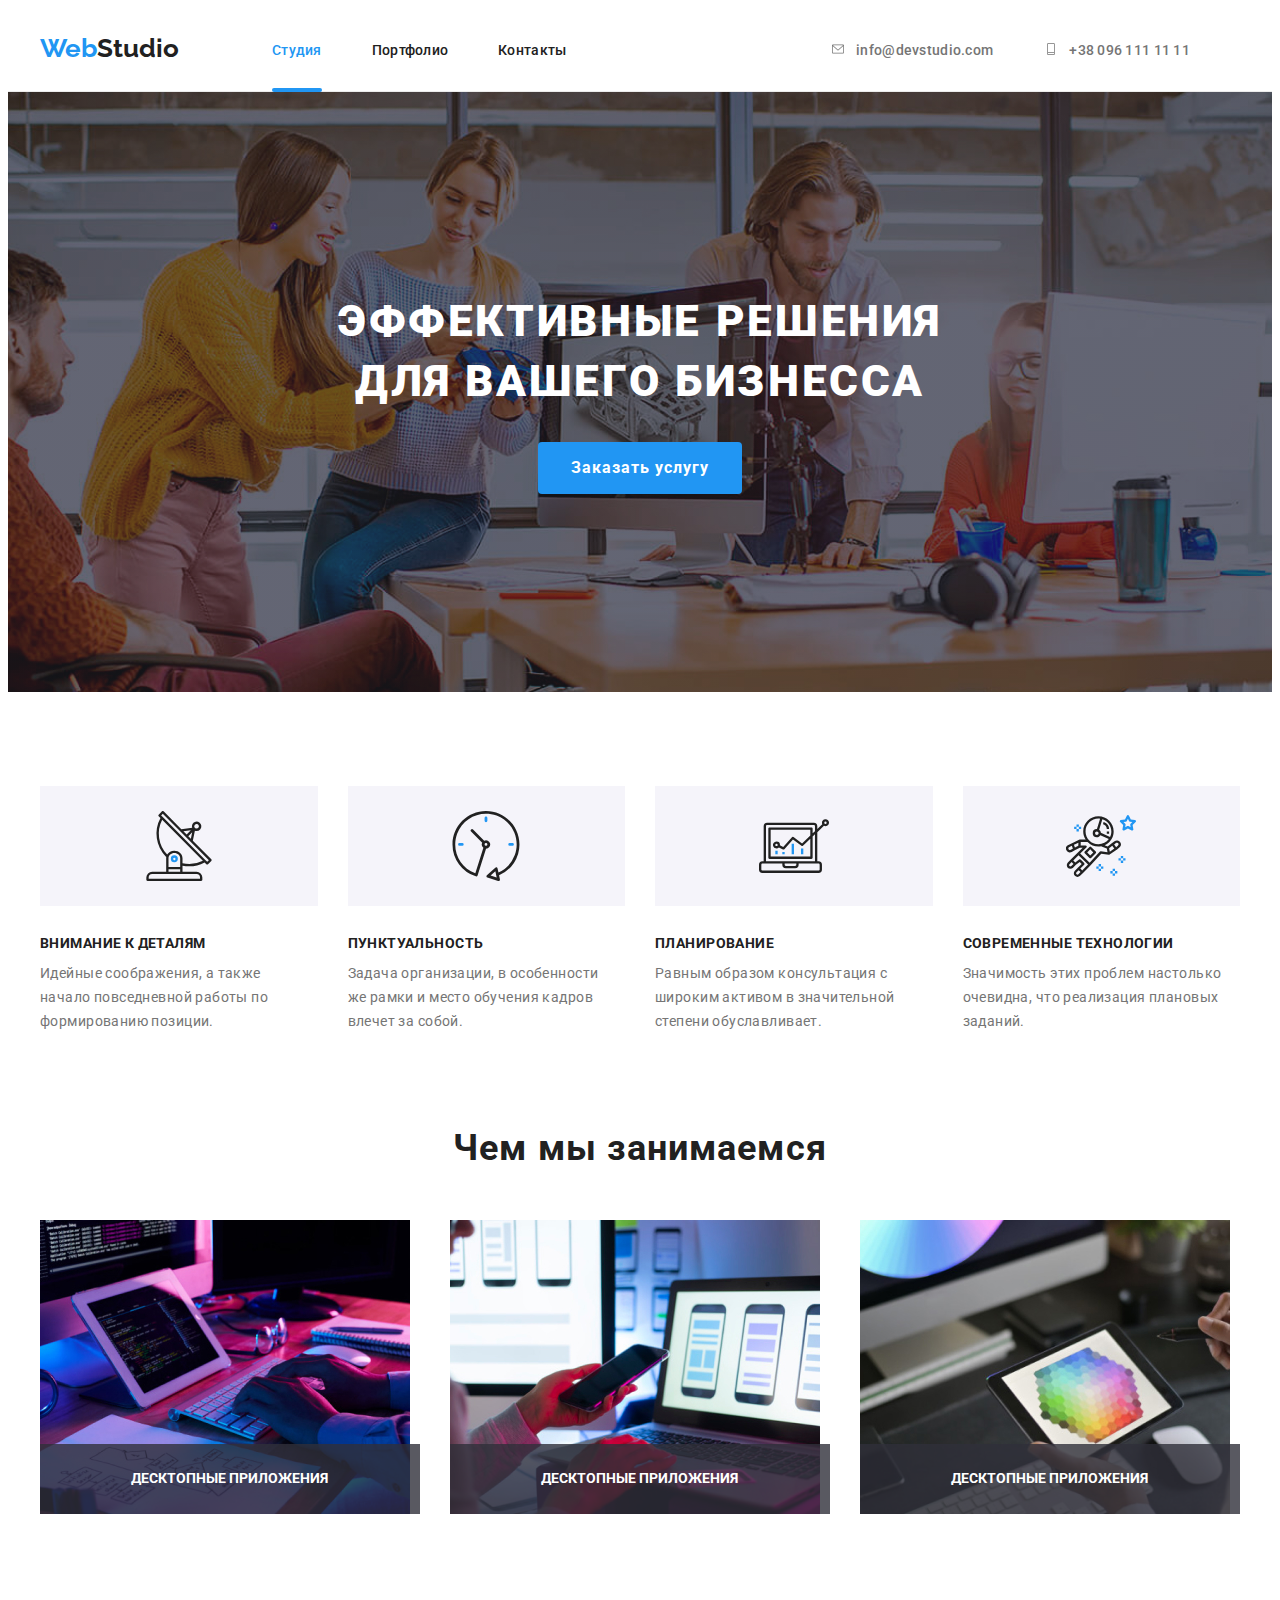
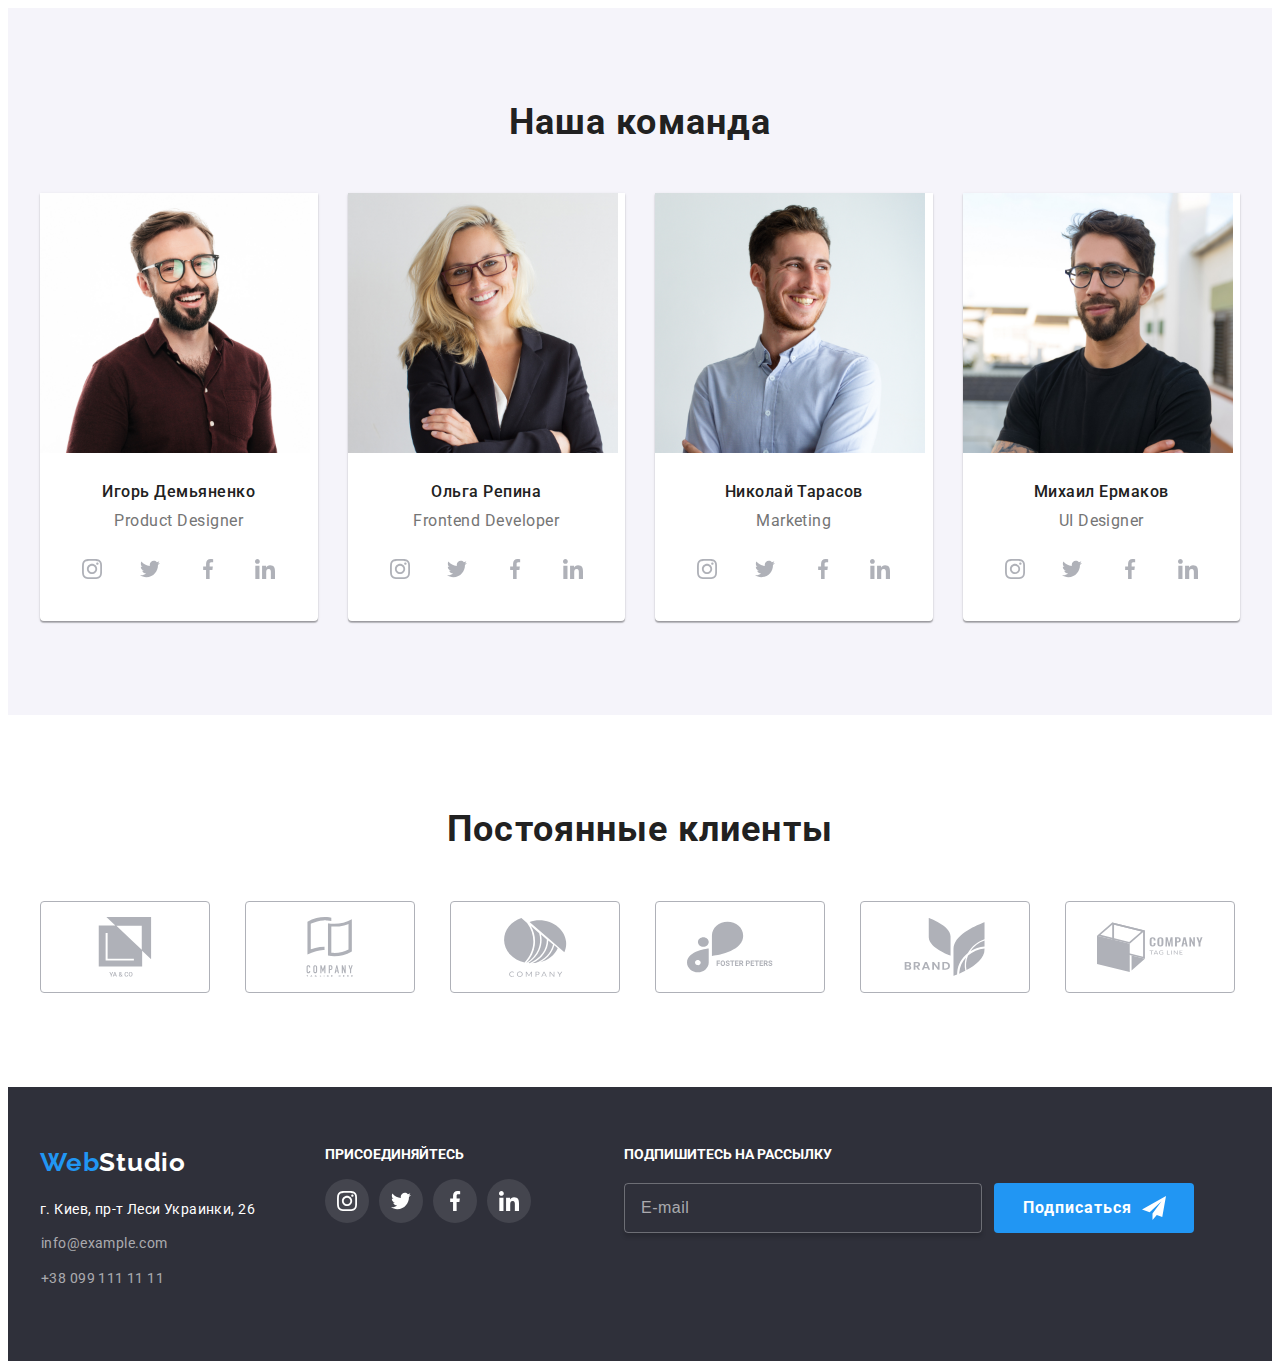
<file: index.html>
<!DOCTYPE html>
<html lang="ru">

<head>
    <meta charset="UTF-8" />
    <link rel="preconnect" href="https://fonts.googleapis.com">
    <link rel="preconnect" href="https://fonts.gstatic.com" crossorigin>
    <link href="https://fonts.googleapis.com/css2?family=Raleway:wght@700&family=Roboto:wght@400;500;700;900&display=swap"
        rel="stylesheet">
<link rel="stylesheet" href="https://cdnjs.cloudflare.com/ajax/libs/modern-normalize/1.1.0/modern-normalize.min.css"
    integrity="sha512-wpPYUAdjBVSE4KJnH1VR1HeZfpl1ub8YT/NKx4PuQ5NmX2tKuGu6U/JRp5y+Y8XG2tV+wKQpNHVUX03MfMFn9Q=="
    crossorigin="anonymous" referrerpolicy="no-referrer" />
    <link rel="stylesheet" href="./css/styles.css" />
    <meta name="viewport" content="width=device-width, initial-scale=1.0" />
    <title>WebStudio</title>
</head>

<body>
    <!-- ГОЛОВА -->
    <header class="header">
        <div class="container flex">
            <nav class="nav flex">
            <a class="logo" href="/"> <span class="web">Web</span>Studio</a>           
                <ul class="header-list-nav-1">
                    <li><a class="header-nav-1" href="./index.html">Студия</a></li>
                    <li><a class="header-nav" href="./portfolio.html">Портфолио</a></li>
                    <li><a class="header-nav" href="/">Контакты</a></li>
                </ul>
            </nav>
    
                <ul class="header-list-nav-2 list">
                    <li>
                        <a class="header-contacts" href="">
                        <svg class="header-contacts-icon" width="16" height="12">
                            <use href="./image/icons.svg#icon-mail">
                            </use>
                        </svg>info@devstudio.com</a>
                    </li>
                    <li>
                        <a class="header-contacts" href="">
                            <svg class="header-contacts-icon" width="16" height="12">
                                <use href="./image/icons.svg#icon-phone">
                                                            </use>
                            </svg>+38 096 111 11 11</a>
                    </li>
                </ul>
            </div>
        </div>
    </header>
    <!-- КОНЕЦ ГОЛОВЫ -->
    <main>
        <!--СЕКЦИЯ 1-->
        <section class="section-1 hero"> 
            <div class="container">
                <div class="content-section">
            <h1 class="head">ЭФФЕКТИВНЫЕ РЕШЕНИЯ ДЛЯ ВАШЕГО БИЗНЕССА</h1>
            <button class="button head-button" data-modal-open type="button">Заказать услугу</button>
            </div>
        </div>
        </section>

        
        <!-- КОНЕЦ СЕКЦИЯ 1 -->

        <!--ОСОБЕННОСТИ-->
        <section class="section-special">
            <div class="container">
            <ul class="advantages-container list">
                <li class="advantage-block icon-antenna">
                    <h3 class="h3-advantages">ВНИМАНИЕ К ДЕТАЛЯМ</h3>
                    <p class="about-advantages">
                        Идейные соображения, а также начало повседневной работы по
                        формированию позиции.
                    </p>
                </li>
                <li class="advantage-block icon-clock">
                    
                    <h3 class="h3-advantages">ПУНКТУАЛЬНОСТЬ</h3>
                    <p class="about-advantages">
                        Задача организации, в особенности же рамки и место обучения кадров
                        влечет за собой.
                    </p>

                </li>
                <li class="advantage-block icon-diagram">
                    
                    <h3 class="h3-advantages">ПЛАНИРОВАНИЕ</h3>
                    <p class="about-advantages">
                        Равным образом консультация с широким активом в значительной
                        степени обуславливает.
                    </p>

                </li>
                <li class="advantage-block icon-astronaut">
                    
                    <h3 class="h3-advantages">СОВРЕМЕННЫЕ ТЕХНОЛОГИИ</h3>
                    <p class="about-advantages">
                        Значимость этих проблем настолько очевидна, что реализация
                        плановых заданий.
                    </p>
                    
                </li>
            </ul>
            </div>
        </section>
        <!--КОНЕЦ ОСОБЕННОСТИ-->
        <!--ЧЕМ МЫ ЗАНИМАЕМСЯ-->
        <section class="section-second">
            <div class="container">
            <h2 class="main-info">Чем мы занимаемся</h2>
                <ul class="main-info-container list">
                <li class="main-info-container-img">
                    <img class="img-info" src="./image/coding.jpg" alt="" width="370" height="294" />
                    <div class="main-info-container-services"> 
                        <h2 class="main-info-container-h2">Десктопные приложения</h2>
                    </div>
                </li>
                <li class="main-info-container-img">
                    <img class="img-info" src="./image/mobile.jpg" alt="" width="370" height="294" />
                    <div class="main-info-container-services">
                        <h2 class="main-info-container-h2">Десктопные приложения</h2>
                    </div>
                </li>
                <li class="main-info-container-img">
                    <img class="img-info" src="./image/designer.jpg" alt="" width="370" height="294" />
                    <div class="main-info-container-services">
                        <h2 class="main-info-container-h2">Десктопные приложения</h2>
                    </div>
                </li>
            </ul>
            </div>

        </section>
        <!-- КОНЕЦ ЧЕМ МЫ ЗАНИМАЕМСЯ-->
        <!--НАЩА КОМАНДА-->
        <section class="section cards">
            <div class="container">
                <h2 class="main-info-2">Наша команда</h2>
                 <ul class="list team-container">
                <li class="team-worker">
                    <img src="./image/product_designer.jpg" alt="Фото Игорь Демьяненко" width="270" height="260" />
                    <div class="team-worker-discriptions">
                    <h3 class="team">Игорь Демьяненко</h3>
                    <p  class="team-position">Product Designer</p>
                    <ul class="social-list list">
                        <li class="social-list-item">
                            <a class="social-list-link" href="">
                                <svg class="social-list-icon" width="20" height="20">
                                    <use href="./image/icons.svg#icon-instagram"></use>
                                </svg>
                            </a>
                        </li>
                        <li class="social-list-item">
                            <a class="social-list-link" href="">
                                <svg class="social-list-icon" width="20" height="20">
                                    <use href="./image/icons.svg#icon-twitter"></use>
                                </svg>
                            </a>
                        </li>
                        <li class="social-list-item">
                            <a class="social-list-link" href="">
                                <svg class="social-list-icon" width="20" height="20">
                                    <use href="./image/icons.svg#icon-facebook"></use>
                                </svg>
                            </a>
                        </li>
                        <li class="social-list-item">
                            <a class="social-list-link" href="">
                                <svg class="social-list-icon" width="20" height="20">
                                    <use href="./image/icons.svg#icon-linkedin"></use>
                                </svg>
                            </a>
                        </li>
                    </ul>
                    </div>
                </li>
                <li class="team-worker">
                    <img src="./image/Frontend_developer.jpg" alt="Фото Ольга Репина" width="270" height="260" />
                    <div class="team-worker-discriptions">
                    <h3 class="team">Ольга Репина</h3>
                    <p class="team-position">Frontend Developer</p>
                    <ul class="social-list list">
                        <li class="social-list-item">
                            <a class="social-list-link" href="">
                                <svg class="social-list-icon" width="20" height="20">
                                    <use href="./image/icons.svg#icon-instagram"></use>
                                </svg>
                            </a>
                        </li>
                        <li class="social-list-item">
                            <a class="social-list-link" href="">
                                <svg class="social-list-icon" width="20" height="20">
                                    <use href="./image/icons.svg#icon-twitter"></use>
                                </svg>
                            </a>
                        </li>
                        <li class="social-list-item">
                            <a class="social-list-link" href="">
                                <svg class="social-list-icon" width="20" height="20">
                                    <use href="./image/icons.svg#icon-facebook"></use>
                                </svg>
                            </a>
                        </li>
                        <li class="social-list-item">
                            <a class="social-list-link" href="">
                                <svg class="social-list-icon" width="20" height="20">
                                    <use href="./image/icons.svg#icon-linkedin"></use>
                                </svg>
                            </a>
                        </li>
                    </ul>
                    </div>
                </li>
                <li class="team-worker">
                    <img src="./image/Merketing.jpg" alt="Фото Николай Тарасов" width="270" height="260" />
                    <div class="team-worker-discriptions">
                    <h3 class="team">Николай Тарасов</h3>
                    <p class="team-position">Marketing</p>
                    <ul class="social-list list">
                        <li class="social-list-item">
                            <a class="social-list-link" href="">
                                <svg class="social-list-icon" width="20" height="20">
                                    <use href="./image/icons.svg#icon-instagram"></use>
                                </svg>
                            </a>
                        </li>
                        <li class="social-list-item">
                            <a class="social-list-link" href="">
                                <svg class="social-list-icon" width="20" height="20">
                                    <use href="./image/icons.svg#icon-twitter"></use>
                                </svg>
                            </a>
                        </li>
                        <li class="social-list-item">
                            <a class="social-list-link" href="">
                                <svg class="social-list-icon" width="20" height="20">
                                    <use href="./image/icons.svg#icon-facebook"></use>
                                </svg>
                            </a>
                        </li>
                        <li class="social-list-item">
                            <a class="social-list-link" href="">
                                <svg class="social-list-icon" width="20" height="20">
                                    <use href="./image/icons.svg#icon-linkedin"></use>
                                </svg>
                            </a>
                        </li>
                    </ul>
                    </div>
                </li>
                <li class="team-worker">
                    <img src="./image/ul_designer.jpg" alt="Фото Михаил Ермаков" width="270" height="260" />
                    <div class="team-worker-discriptions">
                    <h3 class="team">Михаил Ермаков</h3>
                    <p class="team-position">UI Designer</p>
                    <ul class="social-list list">
                        <li class="social-list-item">
                            <a class="social-list-link" href="">
                                <svg class="social-list-icon" width="20" height="20">
                                    <use href="./image/icons.svg#icon-instagram"></use>
                                </svg>
                            </a>
                        </li>
                        <li class="social-list-item">
                            <a class="social-list-link" href="">
                                <svg class="social-list-icon" width="20" height="20">
                                    <use href="./image/icons.svg#icon-twitter"></use>
                                </svg>
                            </a>
                        </li>
                        <li class="social-list-item">
                            <a class="social-list-link" href="">
                                <svg class="social-list-icon" width="20" height="20">
                                    <use href="./image/icons.svg#icon-facebook"></use>
                                </svg>
                            </a>
                        </li>
                        <li class="social-list-item">
                            <a class="social-list-link" href="">
                                <svg class="social-list-icon" width="20" height="20">
                                    <use href="./image/icons.svg#icon-linkedin"></use>
                                </svg>
                            </a>
                        </li>
                    </ul>
                    </div>
                </li>
            </ul>
            </div>
        </section>

        <section class="section">
            <div class="container">
                <h2 class="main-info-2">Постоянные клиенты</h2>
                <ul class="clients-list list">
                <li class="clients-list-item">
                    <a class="clients-list-link" href="">
                        <svg class="clients-list-icon" width="106" height="60">
                            <use href="image/icons.svg#icon-svg-1"></use>
                        </svg>
                    </a>                </li>
                <li class="clients-list-item">
                    <a class="clients-list-link" href="">
                        <svg class="clients-list-icon" width="106" height="60">
                            <use href="image/icons.svg#icon-svg-2"></use>
                        </svg>
                    </a>                </li>
                <li class="clients-list-item">
                    <a class="clients-list-link" href="">
                        <svg class="clients-list-icon" width="106" height="60">
                            <use href="image/icons.svg#icon-svg-3"></use>
                        </svg>
                    </a>                </li>
                <li class="clients-list-item">
                    <a class="clients-list-link" href="">
                        <svg class="clients-list-icon" width="106" height="60">
                            <use href="image/icons.svg#icon-svg-4"></use>
                        </svg>
                    </a>                </li>
                <li class="clients-list-item">
                    <a class="clients-list-link" href="">
                        <svg class="clients-list-icon" width="106" height="60">
                            <use href="image/icons.svg#icon-svg-5"></use>
                        </svg>
                    </a>                </li>
                <li class="clients-list-item">
                    <a class="clients-list-link" href="">
                        <svg class="clients-list-icon" width="106" height="60">
                            <use href="image/icons.svg#icon-svg-6"></use>
                        </svg>
                    </a>                </li>
                </ul>
            </div>
        </section>
        </main>
        <!--КОНЕЦ НАЩА КОМАНДА-->
        <!-- ПОДВАЛ -->
    <footer class="footer">
        <div class="container flex">
            <div class="footer-container">
        <a class="logo-2" href="/"> <span class="web">Web</span>Studio </a>
        <address>
            <p class="footer-address">г. Киев, пр-т Леси Украинки, 26</p>
            <ul>
                <li><a class="footer-contacts" href=""> info@example.com</a></li>
                <li><a class="footer-contacts" href=""> +38 099 111 11 11</a></li>
            </ul>
        </address>
        </div>
        <div class="join">
            <p class="join-text">ПРИСОЕДИНЯЙТЕСЬ</p>
            <ul class="social-list list">
                <li class="social-list-item">
                    <a class="social-list-footer-link" href="">
                        <svg class="social-list-footer-icon" width="20" height="20">
                            <use href="./image/icons.svg#icon-instagram"></use>
                        </svg>
                    </a>
                </li>
                <li class="social-list-item">
                    <a class="social-list-footer-link" href="">
                        <svg class="social-list-footer-icon" width="20" height="20">
                            <use href="./image/icons.svg#icon-twitter"></use>
                        </svg>
                    </a>
                </li>
                <li class="social-list-item">
                    <a class="social-list-footer-link" href="">
                        <svg class="social-list-footer-icon" width="20" height="20">
                            <use href="./image/icons.svg#icon-facebook"></use>
                        </svg>
                    </a>
                </li>
                <li class="social-list-item">
                    <a class="social-list-footer-link" href="">
                        <svg class="social-list-footer-icon" width="20" height="20">
                            <use href="./image/icons.svg#icon-linkedin"></use>
                        </svg>
                    </a>
                </li>
            </ul>
           
            </div>
            <form class="form-subscribe">
            <p class="subscribe-text">Подпишитесь на рассылку</p>
            <div class="subscribe">
                      
                <!-- <label for="user-email"></label> -->
        
                <input type="email" name="user-email" id="user-email" class="form-subscribe-input" required
                    placeholder="E-mail">
          </div>
        
                <button type="submit" class="subscribe-btn">Подписаться
                    <span class="subscribe-btn-icon">
                        <svg width="24" height="24">
                            <use href="./image/icons.svg#icon-icon-send"></use>
                        </svg>
                    </span>
                </button>
            </form>
        
        </div>
        
    </footer>
    <!-- КОНЕЦ ПОДВАЛ -->
    <!-- MODALKA -->
<div class="backdrop is-hidden" data-modal>
    <div class="modal">
        <button type="button" class="clous-btn" data-modal-close>
            <svg width="11" height="11">
            <use href="./image/icons.svg#icon-icon-close"></use>
            </svg>
            </button>

            <form action="#" class="modal-form">
                <b class="modal-form-head">Оставьте свои данные, мы вам перезвоним</b>
                <label class="modal-form-field">
                    Имя
                    <span class="modal-form-input-wrapper">
                        <input type="text" name="user-name" class="modal-form-input" required minlength="2"
                            pattern="[a-zA-Zа-яёА-ЯЁ]+" placeholder=" ">
                        <span class="modal-form-icon">
                            <svg width="18" height="18">
                                <use href="./image/icons.svg#icon-person-black"></use>
                            </svg>
                        </span>
                    </span>
                </label>
                <label class="modal-form-field">
                    Телефон
                    <span class="modal-form-input-wrapper">
                        <input type="tel" name="user-phone" class="modal-form-input" required
                            pattern="[0-9]{3}-[0-9]{3}-[0-9]{2}-[0-9]{2}" title="096-111-11-11" placeholder=" ">
                        <span class="modal-form-icon">
                            <svg width="18" height="18">
                                <use href="./image/icons.svg#icon-phone-black"></use>
                            </svg>
                        </span>
                    </span>
                </label>
                <label class="modal-form-field">
                    Почта
                    <span class="modal-form-input-wrapper">
                        <input type="email" name="user-mail" class="modal-form-input" required placeholder=" ">
                        <span class="modal-form-icon"><svg width="18" height="18">
                                <use href="./image/icons.svg#icon-email-black"></use>
                            </svg></span>
                    </span>
                </label>
                <label class="modal-form-field">
                    Комментарий
                    <textarea name="user-message" class="modal-form-message" placeholder="Введите текст"></textarea>
                </label>
                <div class="modal-form-checkbox-wrapper">
            
                    <label for="user-policy" class="modal-form-policy-label">
                        <input type="checkbox" name="user-policy" id="user-policy"
                            class="modal-form-checkbox visually-hidden is-hidden" required>
                        <span class="modal-form-checkbox-icon"></span>
                        Соглашаюсь с рассылкой и принимаю&nbsp;<a class="modal-form-policy-link" href="">Условия
                            договора</a></label>
                </div>
                <button type="submit" class="modal-form-btn">Отправить</button>
            </form>
            
    </div>
</div>


 

    <script src="./js/modal.js"></script>
</body>




</html>
</file>
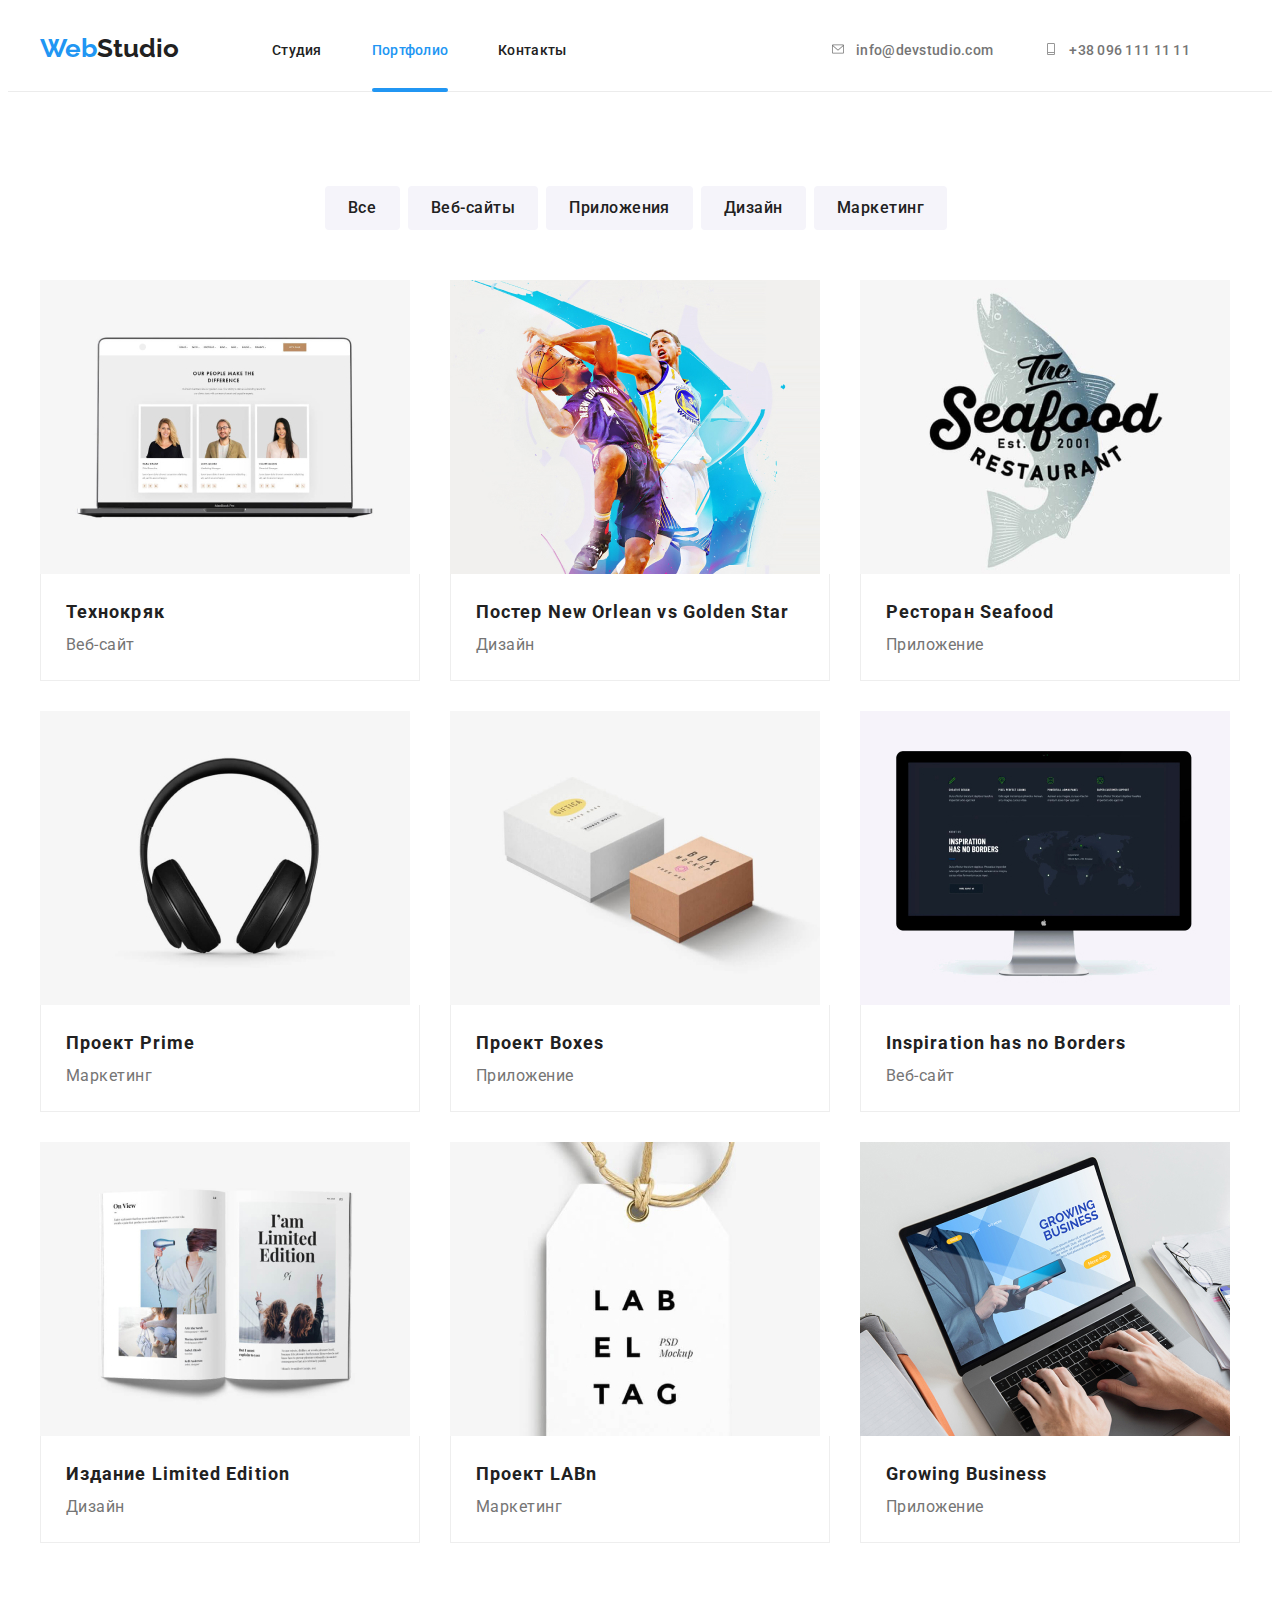
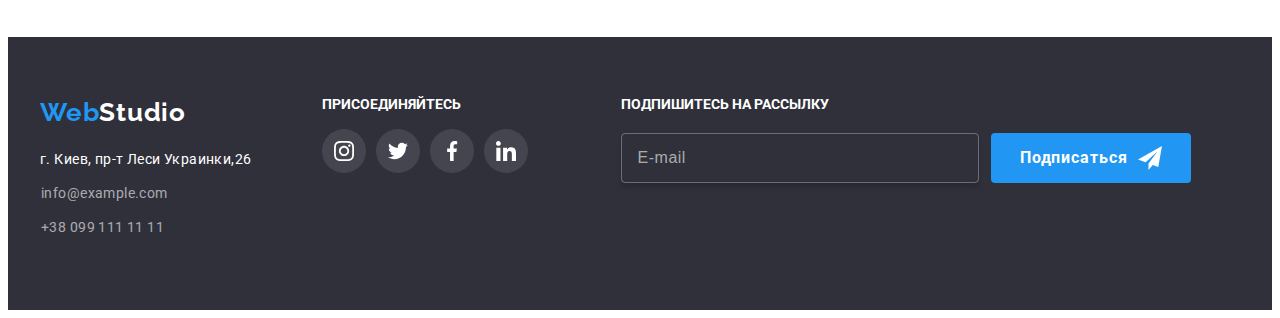
<file: portfolio.html>
<!DOCTYPE html>
<html lang="en">
<head>
    <meta charset="UTF-8">
    <meta http-equiv="X-UA-Compatible" content="IE=edge">
    <meta name="viewport" content="width=device-width, initial-scale=1.0">
    <link href="https://fonts.googleapis.com/css2?family=Raleway:wght@700&family=Roboto:wght@400;500;700;900&display=swap"
        rel="stylesheet">
        <link rel="stylesheet" href="https://cdnjs.cloudflare.com/ajax/libs/modern-normalize/1.1.0/modern-normalize.min.css"
            integrity="sha512-wpPYUAdjBVSE4KJnH1VR1HeZfpl1ub8YT/NKx4PuQ5NmX2tKuGu6U/JRp5y+Y8XG2tV+wKQpNHVUX03MfMFn9Q=="
            crossorigin="anonymous" referrerpolicy="no-referrer" />
    <link rel="stylesheet" href="./css/styles.css" />
    <title>Portfolio</title>
</head>
<body>
    <!-- ГОЛОВА ПОРТФОЛИО -->
  
    <header class="header">
        <div class="container flex">
            <nav class="nav flex">
                <a class="logo" href="/"> <span class="web">Web</span>Studio</a>
    
                <ul class="header-list-nav-1">
                <li><a class="header-nav" href="./index.html">Студия</a></li>
                <li><a class="header-nav-1" href="./portfolio.html">Портфолио</a></li>
                <li><a class="header-nav" href="/">Контакты</a></li>
            </ul>
        </nav>
        <ul class="header-list-nav-2 list">
            <li>
                <a class="header-contacts" href="">
                    <svg class="header-contacts-icon" width="16" height="12">
                        <use href="./image/icons.svg#icon-mail">
                        </use>
                    </svg>info@devstudio.com</a>
            </li>
            <li>
                <a class="header-contacts" href="">
                    <svg class="header-contacts-icon" width="16" height="12">
                        <use href="./image/icons.svg#icon-phone">
                        </use>
                    </svg>+38 096 111 11 11</a>
            </li>
        </ul>
        </div>
        </div>
    </header>
    <!-- КОНЕЦ ГОЛОВЫ ПОРТФОЛИО-->
<main class="section">
    <!-- КНОПКИ ФИЛЬТРОВ -->
<section>
<div class="container">
    <ul class="list flex filter">
        <li><button class="button-portfolio secondary">Все</button></li>
        <li><button class="button-portfolio secondary">Веб-сайты</button></li>
        <li><button class="button-portfolio secondary">Приложения</button></li>
        <li><button class="button-portfolio secondary">Дизайн</button></li>
        <li><button class="button-portfolio secondary">Маркетинг</button></li>

    </ul>
<!--КОНЕЦ КНОПКИ ФИЛЬТРОВ -->
<!-- КАРТОЧКИ -->

    <ul class="project-list list">
        <li class="project-item">
            <a class="project-list-link" href="">
                
            
            <div class="overlay-element">
                <img src="./image_portfolio/Photo_1.jpg" alt="Фото 1" width="370" />
      <p class="list-work-text">Технокряк это современная площадка распространения коронавируса. Компании используют эту платформу для цифрового шпионажа и атак на защищённые сервера конкурентов.</p>
            </div>
        <div class="block-list">
            <h3 class="list-name">Технокряк</h3>
            <p class="list-type">Веб-сайт</p>
        </div>
</a>
        </li>
        <li class="project-item">
            <a class="project-list-link" href="">
                <div class="overlay-element">
            <img src="./image_portfolio/Photo_2.jpg" alt="Фото 2" width="370" height="294" />
            <p class="list-work-text">Технокряк это современная площадка
                распространения коронавируса.
                Компании используют эту платформу для цифрового
                шпионажа и атак на защищённые сервера конкурентов.</p>
            </div>
            <div class="block-list">
            <h3 class="list-name">Постер New Orlean vs Golden Star</h3>
            <p class="list-type">Дизайн</p>

  
  </div>
</a>
      </li>
        <li class="project-item">
            <a class="project-list-link" href="">
                <div class="overlay-element">
            <img src="./image_portfolio/Photo_3.jpg" alt="Фото 3" width="370" height="294" />
            <p class="list-work-text">Технокряк это современная площадка
                распространения коронавируса.
                Компании используют эту платформу для цифрового
                шпионажа и атак на защищённые сервера конкурентов.</p>
            </div>
            <div class="block-list">
            <h3 class="list-name ">Ресторан Seafood</h3>
            <p class="list-type">Приложение</p>
            </div>

</a>
        </li>
        <li class="project-item">
            <a class="project-list-link" href="">
                <div class="overlay-element">
            <img src="./image_portfolio/Photo_4.jpg" alt="Фото 4" width="370" height="294" />
            <p class="list-work-text">Технокряк это современная площадка
                распространения коронавируса.
                Компании используют эту платформу для цифрового
                шпионажа и атак на защищённые сервера конкурентов.</p>
            </div>
            <div class="block-list">
            <h3 class="list-name">Проект Prime</370></h3>
            <p class="list-type">Маркетинг</p>
</div>
                </a>
        </li>
        <li class="project-item">
            <a class="project-list-link" href="">
                <div class="overlay-element">
            <img src="./image_portfolio/Photo_5.jpg" alt="Фото 5" width="370" height="294" />
            <p class="list-work-text">Технокряк это современная площадка
                распространения коронавируса.
                Компании используют эту платформу для цифрового
                шпионажа и атак на защищённые сервера конкурентов.</p>
            </div>
            <div class="block-list">
            <h3 class="list-name">Проект Boxes</h3>
            <p class="list-type">Приложение</p>
            </div>
</a>
        </li>
        <li class="project-item">
            <a class="project-list-link" href="">
                <div class="overlay-element">
            <img src="./image_portfolio/Photo_6.jpg" alt="Фото 6" width="370" height="294" />
            <p class="list-work-text">Технокряк это современная площадка
                распространения коронавируса.
                Компании используют эту платформу для цифрового
                шпионажа и атак на защищённые сервера конкурентов.</p>
            </div>
            <div class="block-list">
            <h3 class="list-name">Inspiration has no Borders</h3>
            <p class="list-type">Веб-сайт</p>
 
 </div>
</a>
       </li>
        <li class="project-item">
            <a class="project-list-link" href="">
                <div class="overlay-element">
            <img src="./image_portfolio/Photo_7.jpg" alt="Фото 7" width="370" height="294" />
            <p class="list-work-text">Технокряк это современная площадка
                распространения коронавируса.
                Компании используют эту платформу для цифрового
                шпионажа и атак на защищённые сервера конкурентов.</p>
            </div>
            <div class="block-list">
            <h3 class="list-name">Издание Limited Edition</h3>
            <p class="list-type">Дизайн</p>
   
   </div>
</a>
     </li>
        <li class="project-item">
            <a class="project-list-link" href="">
                <div class="overlay-element">
            <img src="./image_portfolio/Photo_8.jpg" alt="Фото 8" width="370" height="294" />
            <p class="list-work-text">Технокряк это современная площадка
                распространения коронавируса.
                Компании используют эту платформу для цифрового
                шпионажа и атак на защищённые сервера конкурентов.</p>
            </div>
            <div class="block-list">
            <h3 class="list-name">Проект LABn</h3>
            <p class="list-type">Маркетинг</p>

</div>
</a>
        </li>
        <li class="project-item">
            <a class="project-list-link" href="">
<div class="overlay-element">
            <img src="./image_portfolio/Photo_9.jpg" alt="Фото 9" width="370" height="294" />
            <p class="list-work-text">Технокряк это современная площадка
                распространения коронавируса.
                Компании используют эту платформу для цифрового
                шпионажа и атак на защищённые сервера конкурентов.</p>
            </div>
            <div class="block-list">
            <h3 class="list-name">Growing Business</h3>
            <p class="list-type">Приложение</p>
            </div>
</a>
        </li>
    </ul>
    </div>
</section>

<!-- КОНЕЦ КАРТОЧЕК -->
</main>
    
    <!-- ПОДВАЛ ПОРТФОЛИО -->
    <footer class="footer">
        <div class="container flex">
            <div class="footer-container">
                <a class="logo-2" href="/"> <span class="web">Web</span>Studio </a>
                <address>
                    <p class="footer-address">г. Киев, пр-т Леси Украинки,26</p>
                    <ul>
                        <li><a class="footer-contacts" href=""> info@example.com</a></li>
                        <li><a class="footer-contacts" href=""> +38 099 111 11 11</a></li>
                    </ul>
                </address>
            </div>
            <div class="join">
                <p class="join-text">ПРИСОЕДИНЯЙТЕСЬ</p>
                <ul class="social-list list">
                    <li class="social-list-item">
                        <a class="social-list-footer-link" href="">
                            <svg class="social-list-footer-icon" width="20" height="20">
                                <use href="./image/icons.svg#icon-instagram"></use>
                            </svg>
                        </a>
                    </li>
                    <li class="social-list-item">
                        <a class="social-list-footer-link" href="">
                            <svg class="social-list-footer-icon" width="20" height="20">
                                <use href="./image/icons.svg#icon-twitter"></use>
                            </svg>
                        </a>
                    </li>
                    <li class="social-list-item">
                        <a class="social-list-footer-link" href="">
                            <svg class="social-list-footer-icon" width="20" height="20">
                                <use href="./image/icons.svg#icon-facebook"></use>
                            </svg>
                        </a>
                    </li>
                    <li class="social-list-item">
                        <a class="social-list-footer-link" href="">
                            <svg class="social-list-footer-icon" width="20" height="20">
                                <use href="./image/icons.svg#icon-linkedin"></use>
                            </svg>
                        </a>
                    </li>
                </ul>
        </div>
        <form class="form-subscribe">
            <p class="subscribe-text">Подпишитесь на рассылку</p>
            <div class="subscribe">
        
                <!-- <label for="user-email"></label> -->
        
                <input type="email" name="user-email" id="user-email" class="form-subscribe-input" required
                    placeholder="E-mail">
            </div>
        
            <button type="submit" class="subscribe-btn">Подписаться
                <span class="subscribe-btn-icon">
                    <svg width="24" height="24">
                        <use href="./image/icons.svg#icon-icon-send"></use>
                    </svg>
                </span>
            </button>
        </form>
    
    </footer>
    <!-- КОНЕЦ ПОДВАЛ ПОРТФОЛИО-->
</body>
</html>
</file>
<file: css/styles.css>
:root {
  --header-color: #212121;
  --accent-color: #2196f3;
  --primary-text-color: #757575;
  --primary-white-color: #ffffff;
  --secondary-white-color: #f5f4fa;
  --footer-background-color: #2f303a;
}

body {
  font-family: Roboto, sans-serif;
}
ul {
  list-style: none;
}
p,
h1,
h2,
h3,
h4,
h5,
h6 {
  margin: 0;
}

ul {
  margin: 0;
  padding: 0;
}
img {
  display: block;
  max-width: 100%;
  height: auto;
}
div {
  display: block;
}
section {
  display: block;
}
a {
  text-decoration: none;
}
.section-1 {
}
.hero {
  max-width: 1600px;
  height: 600px;
  margin-left: auto;
  margin-right: auto;
  /* outline: 1px solid black; */
  background-image: linear-gradient(
      to right,
      rgba(47, 48, 58, 0.4),
      rgba(47, 48, 58, 0.4)
    ),
    url(../image/background-index-img.jpg);
  background-repeat: no-repeat;
  background-position: center;
  background-size: cover;
}

.section {
  padding: 94px 0;
  text-align: center;
  /*  */
}

.section-2 {
  display: flex;
  flex-wrap: wrap;
}
.header {
  display: block;
  border-bottom: 1px solid #ececec;
}
/* ----------------- CONTAINER--------- */
.container {
  width: 1200px;
  padding-left: 15px;
  padding-right: 15px;
  margin: 0 auto;
  /* outline: 2px solid tomato; */
}
.container-1 {
  display: flex;
  width: 1200px;
  flex-direction: column;
  align-items: center;
  padding: 200px 0 280px 0;
}
/* -------------- Секция 1---------*/
.content-section {
  margin: 0 auto;
  max-width: 700px;
  padding-bottom: 200px;
  padding-top: 200px;
  text-align: center;
}

/* ------------------HEADER-------- */
.header li {
  padding: 32px 0;
}
.flex {
  display: flex;
  flex-direction: row;
}
.nav {
  display: flex;
  flex-direction: row;
}
.logo {
  font-family: Raleway;
  font-weight: bold;
  font-size: 26px;
  line-height: 1.19;
  color: var(--header-color);
  text-decoration: none;
  margin: 0 93px 0 0;
  padding: 25px 0 25px 0;
}
.web {
  color: var(--accent-color);
}
.logo:hover,
.logo:focus,
.header-nav:hover,
.header-nav:focus,
.header-contacts:hover,
.header-contacts:focus {
  color: var(--accent-color);
  fill: var(--accent-color);
}

.header-list-nav-1 {
  display: flex;
  margin: auto 0;
  /* outline: 2px solid tomato; */
  text-decoration: none;
}
.header-nav-1 {
  font-weight: 500;
  font-size: 14px;
  line-height: 1.14;
  letter-spacing: 0.02em;
  color: var(--accent-color);
  transition: all 250ms cubic-bezier(0.4, 0, 0.2, 1);
  position: relative;
}
.header-nav-1::after {
  content: "";
  display: block;
  width: 100%;
  height: 4px;
  background-color: var(--accent-color);
  margin-top: 29px;
  position: absolute;
  border-radius: 2px;
}

.header-list-nav-2 {
  font-style: normal;
  font-weight: 500;
  font-size: 14px;
  line-height: 1.14;
  letter-spacing: 0.02em;
  display: flex;
  flex-direction: row;
  align-items: flex-end;
  margin-left: auto;
}
.header-nav {
  font-weight: 500;
  font-size: 14px;
  line-height: 1.14;
  letter-spacing: 0.02em;
  color: var(--header-color);
  text-decoration: none;
}
.header-nav,
.header-nav-1 {
  margin-right: 50px;
  transition: 250ms cubic-bezier(0.4, 0, 0.2, 1);
}

.header-contacts {
  font-weight: 500;
  font-size: 14px;
  line-height: 1.14;
  letter-spacing: 0.02em;
  color: var(--primary-text-color);
  text-decoration: none;
  margin-right: 50px;
  transition: 250ms cubic-bezier(0.4, 0, 0.2, 1);
}
.header-contacts-icon {
  fill: currentColor;
  margin-right: 10px;
}

.header-contacts:hover,
.header-contacts:focus {
  color: var(--accent-color);
}

.header-nav-1,
.header-nav-2 {
  font-weight: 500;
  font-size: 14px;
  line-height: 1.14;
  letter-spacing: 0.02em;
  text-decoration: none;
  color: var(--accent-color);
  text-decoration: none;
}

.header-connect {
  margin-left: auto;
}

/* ------------HERO------------ */

.head {
  font-family: Roboto;
  font-style: normal;
  font-weight: 900;
  font-size: 44px;
  line-height: 1.36;
  text-align: center;
  letter-spacing: 0.06em;
  text-transform: uppercase;
  color: var(--primary-white-color);
  max-width: 700px;
  margin: 0 auto;
  margin-bottom: 30px;
}

.button {
  font-family: Roboto;
  font-style: normal;
  font-weight: 700;
  font-family: inherit;
  font-size: 16px;
  line-height: 1.88;
  text-align: center;
  letter-spacing: 0.06em;
  color: var(--primary-white-color);
  background: var(--accent-color);
  cursor: pointer;
  padding: 10px 32px;
  border-radius: 4px;
  margin: 0 auto;
  transition: 250ms cubic-bezier(0.4, 0, 0.2, 1);
  /* outline: 2px solid tomato; */
}
.button:hover {
  background: #188ce8;
}
.head-button {
  text-align: center;
  border: 1px solid transparent;
}

/* -------------ОСОБЕННОСТИ------------ */
.section-special {
  padding: 94px 0 47px 0;
}
.advantage-block {
  margin-top: 30px;
  margin-left: 30px;
  flex-basis: calc((100% - 120px) / 4);
}
.advantage-block::before {
  display: block;
  content: "";
  height: 120px;
  background-size: contain;
  background-repeat: no-repeat;
  background-position: center;
  background-color: var(--secondary-white-color);
}

.advantages-container {
  text-align: left;
  display: inline-block;
  display: flex;
  margin-left: -30px;
  margin-top: -30px;
  /* outline: 2px solid tomato; */
}

.icon-antenna::before {
  display: block;
  background-image: url("../image/antenna.svg");
  background-size: 70px;
}

.icon-clock::before {
  display: block;
  background-image: url("../image/clock.svg");
  background-size: 70px;
}

.icon-diagram::before {
  display: block;
  background-image: url("../image/diagram.svg");
  background-size: 70px;
}

.icon-astronaut::before {
  display: block;
  background-image: url("../image/astronaut.svg");
  background-size: 70px;
}
.list {
  list-style: none;
  padding: 0;
}

.h3-advantages {
  font-size: 14px;
  line-height: 1.14;
  letter-spacing: 0.03em;
  color: var(--header-color);
  margin-top: 30px;
}
.about-advantages {
  font-size: 14px;
  line-height: 1.71;
  letter-spacing: 0.03em;
  color: var(--primary-text-color);
  margin-top: 10px;
  max-width: 270px;
}

/* -----------ЧЕМ мы ЗАНИМАЕМСЯ-------- */
.section-second {
  padding: 47px 0 94px 0;
}
.main-info {
  font-size: 36px;
  line-height: 1.16;
  text-align: center;
  letter-spacing: 0.03em;
  color: var(--header-color);
  text-align: center;
  margin-top: 0;
  margin-bottom: 50px;
}

.main-info-container {
  display: inline-block;
  display: flex;
  flex-direction: row;
  flex-wrap: wrap;
  margin-left: -30px;
  margin-top: -30px;
}

.main-info-container-img {
  position: relative;
  margin-left: 30px;
  margin-top: 30px;
  flex-basis: calc((100% - 90px) / 3);
}

.main-info-container-services {
  position: absolute;
  bottom: 0;
  left: 0;
  display: flex;
  width: 100%;
  height: 70px;
  justify-content: center;
  align-items: center;
  background: rgba(47, 48, 58, 0.8);
}

.main-info-container-h2 {
  color: var(--primary-white-color);
  font-weight: 700;
  font-size: 14px;
  line-height: 1.14;
  text-transform: uppercase;
}

/* -----КАРТОЧКИ ЛЮДЕЙ=------- */

.cards {
  padding: 94px 0;
  background-color: var(--secondary-white-color);
}
.main-info-2 {
  font-size: 36px;
  line-height: 1.16;
  text-align: center;
  letter-spacing: 0.03em;
  color: var(--header-color);
  text-align: center;
  margin-top: 0;
  margin-bottom: 50px;
}

.team-container {
  margin: 0;
  display: inline-block;
  display: flex;
  flex-direction: row;
  flex-wrap: wrap;
  margin-left: -30px;
  margin-top: -30px;
}

.team-worker {
  background-color: #fff;
  margin: 0;
  display: inline-block;
  margin-left: 30px;
  margin-top: 30px;
  flex-basis: calc((100% - 120px) / 4);
  box-shadow: 0px 1px 3px rgb(0 0 0 / 12%), 0px 1px 1px rgb(0 0 0 / 14%),
    0px 2px 1px rgb(0 0 0 / 20%);
  border-radius: 0px 0px 4px 4px;
}
.team-worker-discriptions {
  padding: 30px;
}

.section-team {
  background: #f5f4fa;
}
.team {
  font-weight: 500;
  font-size: 16px;
  line-height: 1.18;
  margin: 0 auto 10px auto;
  letter-spacing: 0.03em;
  color: var(--header-color);
}
.team-position {
  font-size: 16px;
  line-height: 1.18;

  letter-spacing: 0.03em;
  color: var(--primary-text-color);
}
.social-list {
  display: flex;
  justify-content: space-between;
  margin-right: auto;
}
.social-list-item {
  margin-top: 16px;
}
.social-list-item:not(:last-child) {
  margin-right: 10px;
}
.social-list-link {
  display: flex;
  align-items: center;
  justify-content: center;
  width: 44px;
  height: 44px;
  border-radius: 50%;
  background-color: var(--primary-white-color);
  cursor: pointer;
  transition: 250ms cubic-bezier(0.4, 0, 0.2, 1);
}
.social-list-icon {
  fill: #afb1b8;
}
.social-list-link:hover,
.social-list-link:focus {
  background-color: var(--accent-color);
}

.social-list-link:hover .social-list-icon,
.social-list-link:focus .social-list-icon {
  fill: var(--primary-white-color);
}
/* ++++++++++++++ПОСТОЯННЫЕ КЛИЕНТЫ ++++++++*/
.clients-list {
  display: inline-block;
  display: flex;
  flex-wrap: wrap;
  margin-left: -30px;
  margin-top: -30px;
}

.clients-list-item {
  margin-top: 30px;
  margin-left: 30px;
  flex-basis: calc((100% - 180px) / 6);
}
.clients-list-link {
  background-color: var(--primary-white-color);
  display: flex;
  align-items: center;
  justify-content: center;
  width: 170px;
  height: 92px;
  border: 1px solid #afb1b8;
  box-sizing: border-box;
  border-radius: 4px;
  cursor: pointer;
  transition: 250ms cubic-bezier(0.4, 0, 0.2, 1);
}
.clients-list-icon {
  fill: #afb1b8;
  transition: 250ms cubic-bezier(0.4, 0, 0.2, 1);
}

.clients-list-link:hover,
.clients-list-link:focus {
  border-color: var(--accent-color);
}

.clients-list-link:hover .clients-list-icon,
.clients-list-link:focus .clients-list-icon {
  fill: var(--accent-color);
}
/* ++++++++++++++КОНЕЦ  ПОСТОЯННЫЕ КЛИЕНТЫ ++++++++*/

/* ++++++++++++++FOOTER++++++++++ */

.footer {
  padding: 60px 0;
  background-color: var(--footer-background-color);
}
.logo-2 {
  font-family: Raleway;
  font-style: normal;
  font-weight: bold;
  font-size: 26px;
  line-height: 1.19;
  letter-spacing: 0.03em;
  color: var(--primary-white-color);
  text-decoration: none;
  display: inline-block;
  margin-bottom: 20px;
}
.footer-address {
  font-family: Roboto;
  font-style: normal;
  font-weight: normal;
  font-size: 14px;
  line-height: 1.71;
  letter-spacing: 0.03em;
  color: var(--primary-white-color);
  margin-bottom: 9px;
}

.footer-contacts {
  font-family: Roboto;
  font-style: normal;
  font-weight: normal;
  font-size: 14px;
  line-height: 1.71;
  letter-spacing: 0.03em;
  color: rgba(255, 255, 255, 0.6);
  text-decoration: none;
  margin-bottom: 9px;
  font-family: inherit;
  display: inline-block;
  text-align: center;
  border: 1px solid transparent;
}

.join {
  margin-left: 70px;
}

.join-text {
  color: var(--primary-white-color);
  font-weight: 700;
  font-size: 14px;
  line-height: 1.14;
  text-transform: uppercase;
}
.social-list-footer-link {
  display: flex;
  align-items: center;
  justify-content: center;
  width: 44px;
  height: 44px;
  border-radius: 50%;
  background-color: rgba(255, 255, 255, 0.1);
  cursor: pointer;
  transition: 250ms cubic-bezier(0.4, 0, 0.2, 1);
}
.social-list-footer-icon {
  fill: var(--primary-white-color);
}

.social-list-footer-link:hover,
.social-list-footer-link:focus {
  background-color: var(--accent-color);
}

.social-list-footer-link:hover .social-list-icon,
.social-list-footer-link:focus .social-list-icon {
  fill: var(--primary-white-color);
}

/* =========CLASS PORTFOLIO========== */
.filter {
  align-items: center;
  margin: 0 auto 50px 0;
  display: flex;
  flex-direction: reverse;
  justify-content: center;
  margin-right: 8px;
}

.filter {
  align-items: center;
  margin: 0 auto 50px 0;
  display: flex;
  flex-direction: reverse;
  justify-content: center;
}

.filter .button-portfolio {
  margin-right: 8px;
}

.button-portfolio {
  cursor: pointer;
  color: var(--secondary-text-color);
  font-family: inherit;
  display: inline-block;
  text-align: center;
  border: 1px solid transparent;
}

.button-portfolio.secondary {
  color: var(--header-color);
  background-color: var(--secondary-white-color);
  font-family: inherit;
  font-weight: 500;
  font-size: 16px;
  line-height: 1.87;
  display: flex;
  align-items: center;
  padding: 6px 22px;
  letter-spacing: 0.03em;
  border-radius: 4px;
  min-width: 75px;
  transition: 250ms cubic-bezier(0.4, 0, 0.2, 1);
}

.button-portfolio.secondary:hover,
.button-portfolio.secondary:focus {
  color: var(--primary-white-color);
  background-color: var(--accent-color);
}

.filter-button {
  font-family: Roboto;
  font-style: normal;
  font-weight: normal;
  font-size: 16px;
  line-height: 1.62;
  text-align: center;
  letter-spacing: 0.03em;
  color: var(--header-color);
  cursor: pointer;
}
.filter-button-1 {
  font-family: Roboto;
  font-style: normal;
  font-weight: normal;
  font-size: 16px;
  line-height: 1.62;
  text-align: center;
  letter-spacing: 0.03em;
  color: var(--header-color);
  background: var(--accent-color);
  cursor: pointer;
}
.list-name {
  font-size: 18px;
  line-height: 2;
  letter-spacing: 0.06em;
  color: var(--header-color);
}
.list-type {
  font-size: 16px;
  line-height: 1.87;
  letter-spacing: 0.03em;
  color: var(--primary-text-color);
}
.project-list {
  display: flex;
  flex-direction: row;
  flex-wrap: wrap;
  margin-left: -30px;
  margin-top: -30px;
}
.project-item {
  margin-left: 30px;
  margin-top: 30px;
  flex-basis: calc((100% - 90px) / 3);
  align-content: space-between;
  transition: 250ms cubic-bezier(0.4, 0, 0.2, 1);
}
.block-list {
  border: 1px solid #eeeeee;

  padding: 20px 25px;
  box-sizing: border-box;
  text-align: left;
}
.project-item:hover {
  box-shadow: 0px 1px 1px rgba(0, 0, 0, 0.12), 0px 4px 4px rgba(0, 0, 0, 0.06),
    1px 4px 6px rgba(0, 0, 0, 0.16);
}

.block-list {
  border: 1px solid #eeeeee;
  border-top: none;
  padding: 20px 25px;
}

.overlay-element {
  position: relative;
  overflow: hidden;
}
.list-work-text {
  position: absolute;
  top: 0;
  left: 0;
  width: 100%;
  height: 100%;
  font-size: 18px;
  line-height: 1.56;
  padding: 63px 24px;
  overflow: auto;
  background-color: rgba(33, 150, 243, 0.9);
  color: #ffffff;
  transform: translateY(100%);
  transition: 250ms cubic-bezier(0.4, 0, 0.2, 1);
  text-align: start;
}

.project-list-link:hover .list-work-text,
.project-list-link:focus .list-work-text {
  transform: translateY(0%);
}

/* MODALKA */
.backdrop {
  position: fixed;
  top: 0;
  left: 0;
  right: 0;
  bottom: 0;
  z-index: 100;
  background-color: rgba(0, 0, 0, 0.2);
  transition: opacity 500ms linear, visibility 500ms linear;
}

.is-hidden {
  opacity: 0;
  visibility: hidden;
  pointer-events: none;
}
.modal {
  position: absolute;
  top: 50%;
  left: 50%;
  transform: translate(-50%, -50%);
  width: 528px;
  height: 580px;
  background-color: #ffffff;
  padding: 40px;
  box-shadow: 0px 1px 3px rgba(0, 0, 0, 0.12), 0px 1px 1px rgba(0, 0, 0, 0.14),
    0px 2px 1px rgba(0, 0, 0, 0.2);
  border-radius: 4px;
}

.clous-btn {
  position: absolute;
  top: 8px;
  right: 8px;
  width: 30px;
  height: 30px;
  border-radius: 50%;
  border: 1px solid rgba(0, 0, 0, 0.1);
  background-color: transparent;
  cursor: pointer;
  padding: 0;
}
.clous-btn:hover {
  fill: var(--accent-color);
  transition: 250ms cubic-bezier(0.4, 0, 0.2, 1);
}
.backdrop {
  position: fixed;
  top: 0;
  left: 0;
  right: 0;
  bottom: 0;
  z-index: 100;
  background-color: rgba(0, 0, 0, 0.2);
  transition: opacity 500ms linear, visibility 500ms linear;
}

.modal {
  position: absolute;
  top: 50%;
  left: 50%;
  transform: translate(-50%, -50%);
  width: 528px;
  background-color: #ffffff;
  padding: 40px;
  box-shadow: 0px 1px 3px rgba(0, 0, 0, 0.12), 0px 1px 1px rgba(0, 0, 0, 0.14),
    0px 2px 1px rgba(0, 0, 0, 0.2);
  border-radius: 4px;
}

.close-btn {
  position: absolute;
  /* top: 8px;
  right: 8px; */
  width: 30px;
  height: 30px;
  border-radius: 50%;
  border: 1px solid rgba(0, 0, 0, 0.1);
  background-color: transparent;
  cursor: pointer;
  padding: 0;
  display: flex;
  align-items: center;
  justify-content: center;
}

.close-btn:hover {
  fill: var(--accent-color);
  transition: fill 250ms cubic-bezier(0.4, 0, 0.2, 1);
}

.is-hidden {
  opacity: 0;
  visibility: hidden;
  pointer-events: none;
}

.modal-form {
  display: flex;
  flex-direction: column;
}
.modal-form-head {
  font-weight: 700;
  font-size: 20px;
  line-height: 1.15;
  text-align: center;
  margin-bottom: 12px;
}

.modal-form-field {
  font-size: 12px;
  line-height: 1.17;
  letter-spacing: 0.01em;
  color: #757575;
  margin-bottom: 10px;
}

.modal-form-input-wrapper {
  position: relative;
  display: block;
  margin-top: 4px;
}

.modal-form-input {
  font-size: 16px;
  width: 100%;
  height: 40px;
  border: 1px solid rgba(33, 33, 33, 0.2);
  border-radius: 4px;
  padding-left: 42px;
  transition: border-color 250ms linear;
}

.modal-form-input:focus {
  outline: none;
  border-color: var(--accent-color);
}

.modal-form-icon {
  position: absolute;
  top: 50%;
  left: 14px;
  transform: translateY(-50%);
  display: block;
  width: 12px;
  height: 12px;
  fill: var(--header-color);
  transition: fill 250ms linear;
}

.modal-form-input:focus + .modal-form-icon {
  fill: var(--accent-color);
}

.modal-form-message {
  font-size: 12px;
  line-height: 1.17;
  letter-spacing: 0.01em;
  width: 100%;
  height: 120px;
  resize: none;
  border: 1px solid rgba(33, 33, 33, 0.2);
  border-radius: 4px;
  margin-top: 4px;
  padding: 12px 16px;
  transition: border-color 250ms linear;
}

.modal-form-message:focus {
  outline: none;
  border-color: var(--accent-color);
}

.modal-form-message::placeholder {
  color: rgba(117, 117, 117, 0.5);
}

.modal-form-policy-label {
  display: flex;
  align-items: center;
  font-size: 14px;
  line-height: 1.7;
  color: #757575;
  margin-bottom: 30px;
}

.modal-form-policy-link {
  color: var(--accent-color);
  text-decoration: underline;
}

.modal-form-checkbox-wrapper {
}

.modal-form-checkbox-icon {
  display: inline-block;
  width: 16px;
  height: 16px;
  border: 2px solid #212121;
  cursor: pointer;
  margin-right: 10px;
  border-radius: 20%;
}

.modal-form-checkbox:checked + .modal-form-checkbox-icon {
  fill: var(--primary-white-color);
  background-image: url("../image/check.svg");
  background-size: cover;
  background-color: var(--accent-color);
  border-color: var(--accent-color);
}

.modal-form-btn {
  fill: var(--primary-white-color);
  color: var(--primary-white-color);
  background-color: var(--accent-color);
  font-family: inherit;
  font-weight: 700;
  font-size: 16px;
  line-height: 1.87;
  display: flex;
  align-items: center;
  text-align: center;
  letter-spacing: 0.06em;
  padding: 10px 55px;
  border-radius: 4px;
  margin: 0 auto;
  border: 1px solid transparent;
  min-width: 200px;
  height: 50px;
}

.modal-form-btn:hover,
.modal-form-btn:focus {
  fill: var(--accent-color);
  color: var(--accent-color);
  background-color: var(--primary-white-color);
  box-shadow: 0px 4px 4px rgba(0, 0, 0, 0.15);
  transition: color 250ms cubic-bezier(0.4, 0, 0.2, 1),
    background-color 250ms cubic-bezier(0.4, 0, 0.2, 1),
    box-shadow 250ms cubic-bezier(0.4, 0, 0.2, 1);
}
.form-subscribe {
  min-width: 570px;
  margin-left: 93px;
}

.subscribe-btn {
  fill: var(--primary-white-color);
  color: var(--primary-white-color);
  background-color: var(--accent-color);
  font-family: inherit;
  font-weight: 700;
  font-size: 16px;
  line-height: 1.87;
  display: flex;
  display: inline-block;
  align-items: center;
  text-align: center;
  letter-spacing: 0.06em;
  padding: 10px 28px;
  border-radius: 4px;
  margin: 0 auto;
  border: 1px solid transparent;
  width: 200px;
  height: 50px;
  display: inline-flex;
  margin-left: -4px;
}
.subscribe-btn-icon {
  display: flex;
  margin-left: 10px;
}

.subscribe-btn:hover,
.subscribe-btn:focus {
  fill: var(--accent-color);
  color: var(--accent-color);
  background-color: var(--primary-white-color);
  box-shadow: 0px 4px 4px rgba(0, 0, 0, 0.15);
  transition: color 250ms cubic-bezier(0.4, 0, 0.2, 1),
    background-color 250ms cubic-bezier(0.4, 0, 0.2, 1),
    box-shadow 250ms cubic-bezier(0.4, 0, 0.2, 1);
}

.subscribe {
  display: inline-flex;
  min-width: 358px;
  margin-right: 12px;
}

.subscribe-text {
  color: var(--primary-white-color);
  font-weight: 700;
  font-size: 14px;
  line-height: 1.14;
  text-transform: uppercase;
  margin-bottom: 20px;
}

.form-subscribe-input {
  display: inline-block;
  width: 100%;
  padding: 14px 16px;
  margin: 0;

  font-size: 16px;
  line-height: 1.25;
  letter-spacing: 0.03em;
  align-items: center;
  color: rgba(255, 255, 255, 0.6);

  border: 1px solid rgba(255, 255, 255, 0.3);
  border-radius: 4px;
  background-color: inherit;
  box-shadow: 0px 4px 4px rgba(0, 0, 0, 0.15);
}

.form-subscribe-input::placeholder {
  font-size: 16px;
  line-height: 1.25;
  letter-spacing: 0.03em;
  color: rgba(255, 255, 255, 0.6);
}
</file>
